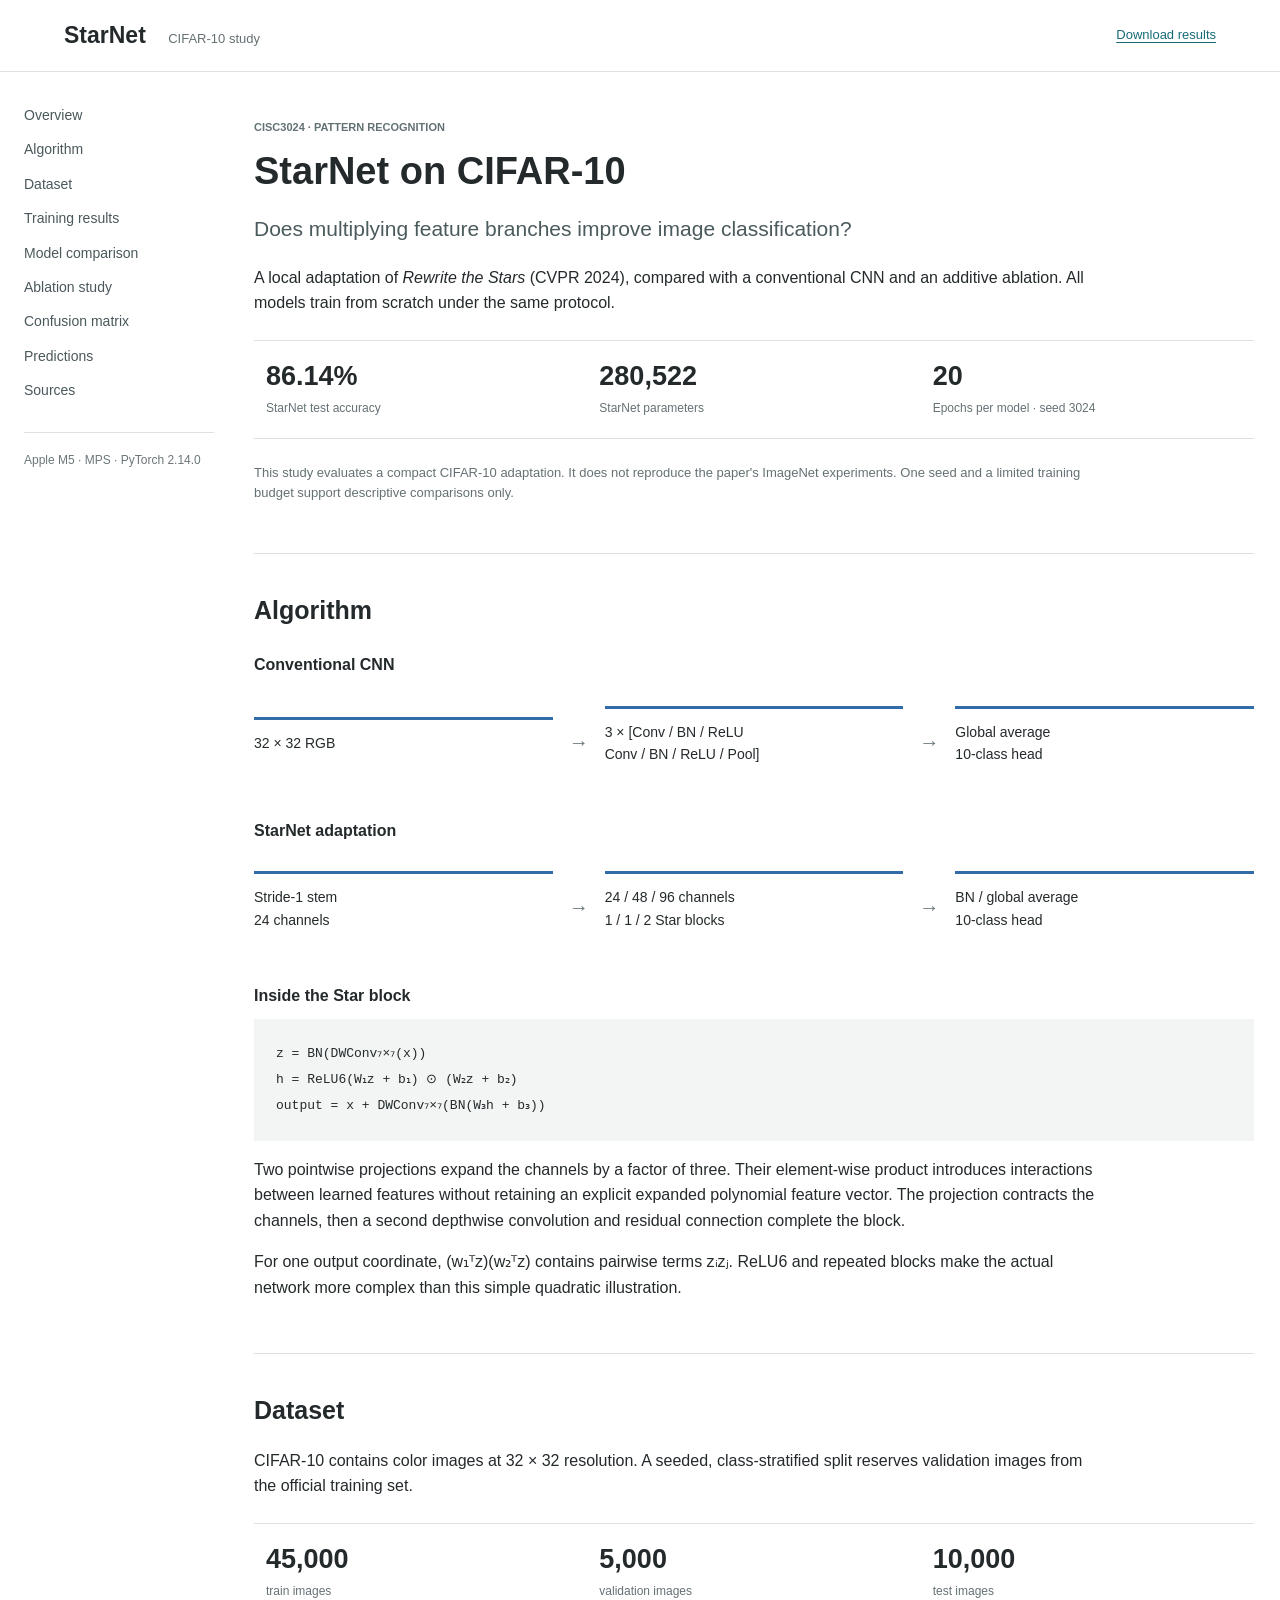
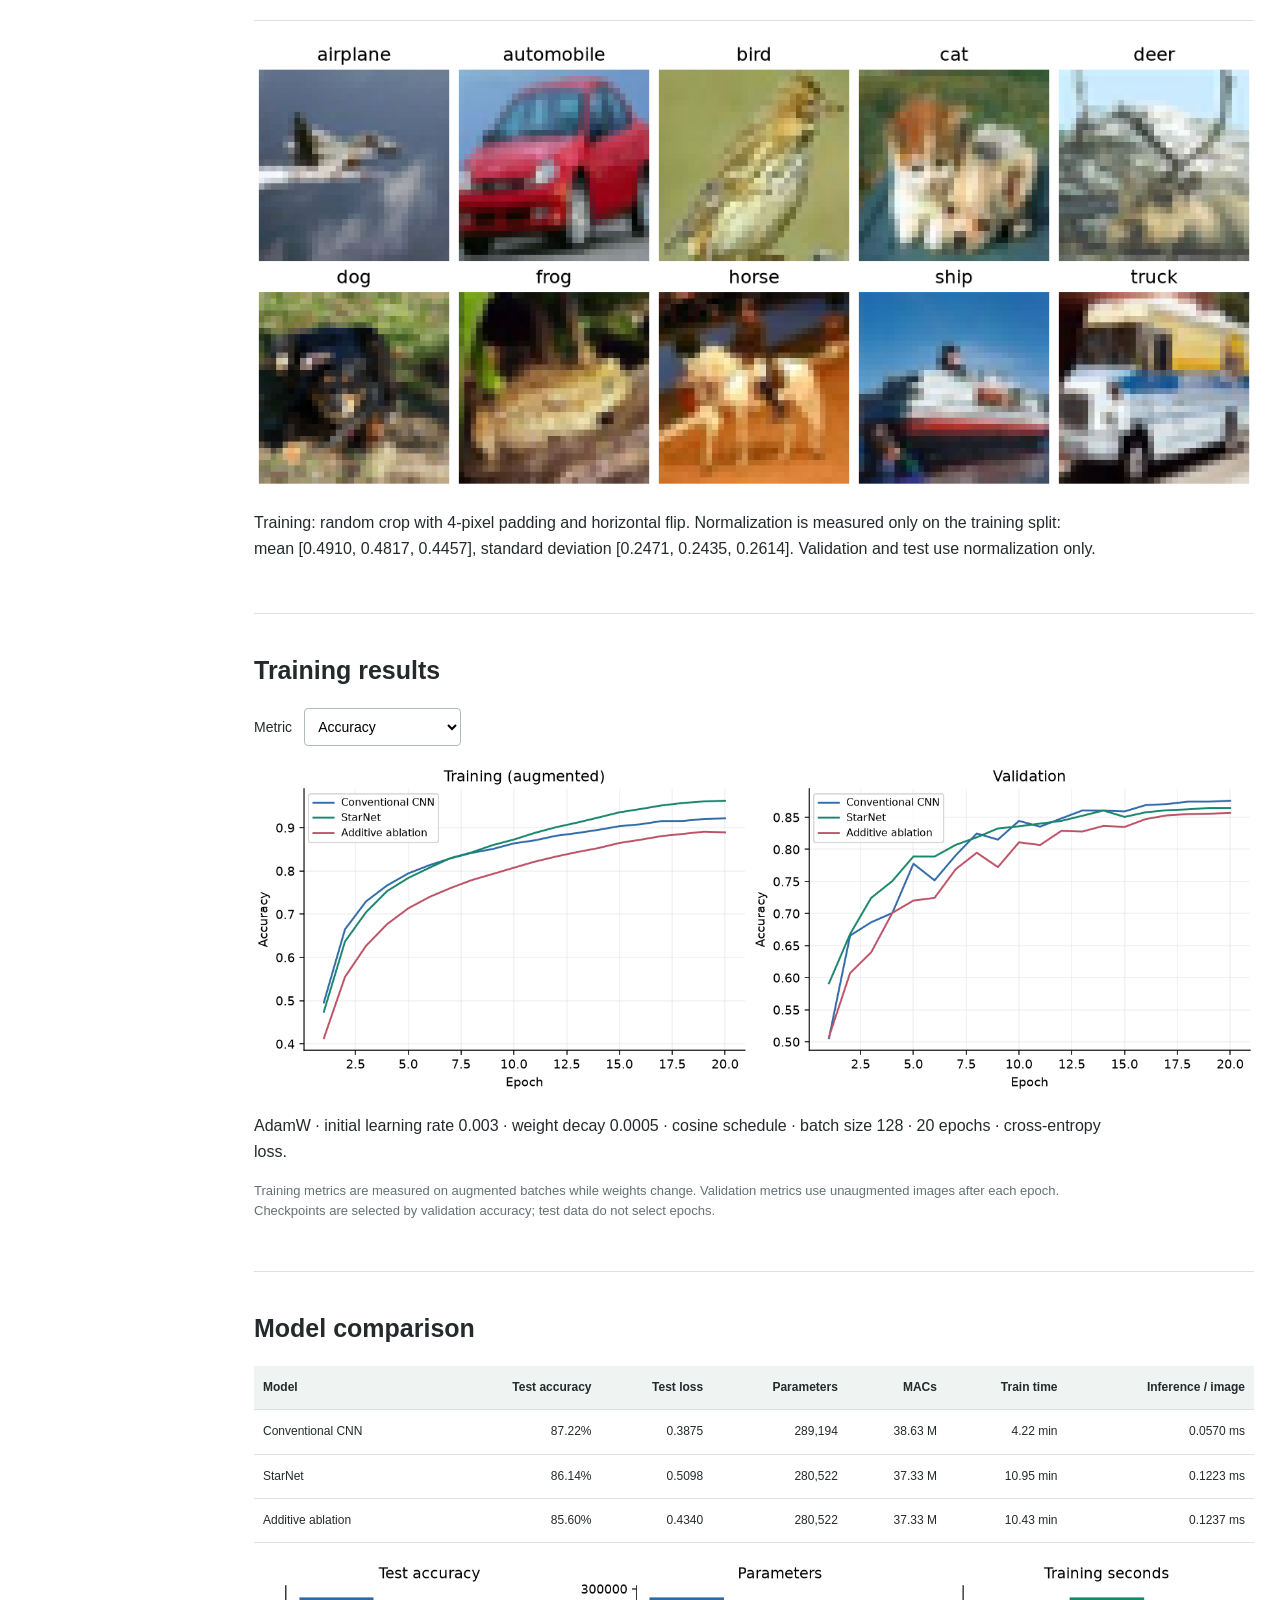
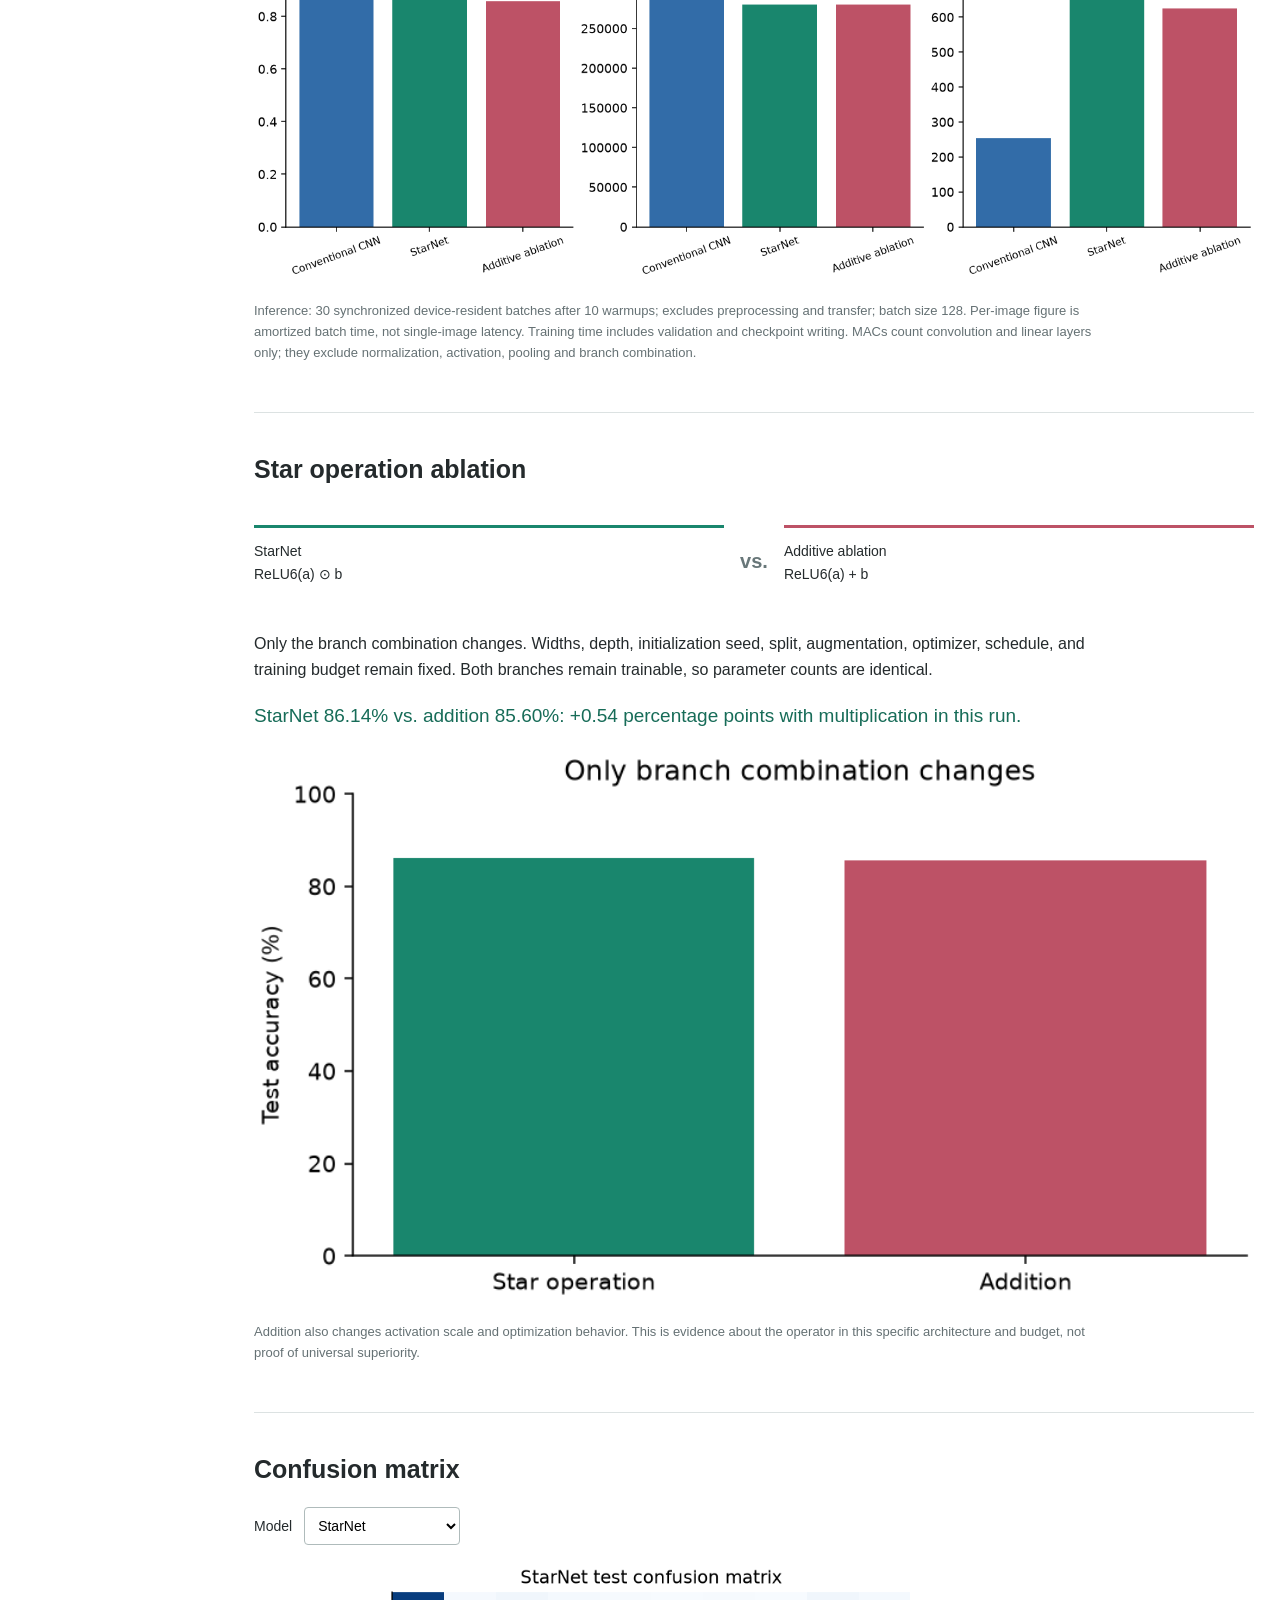
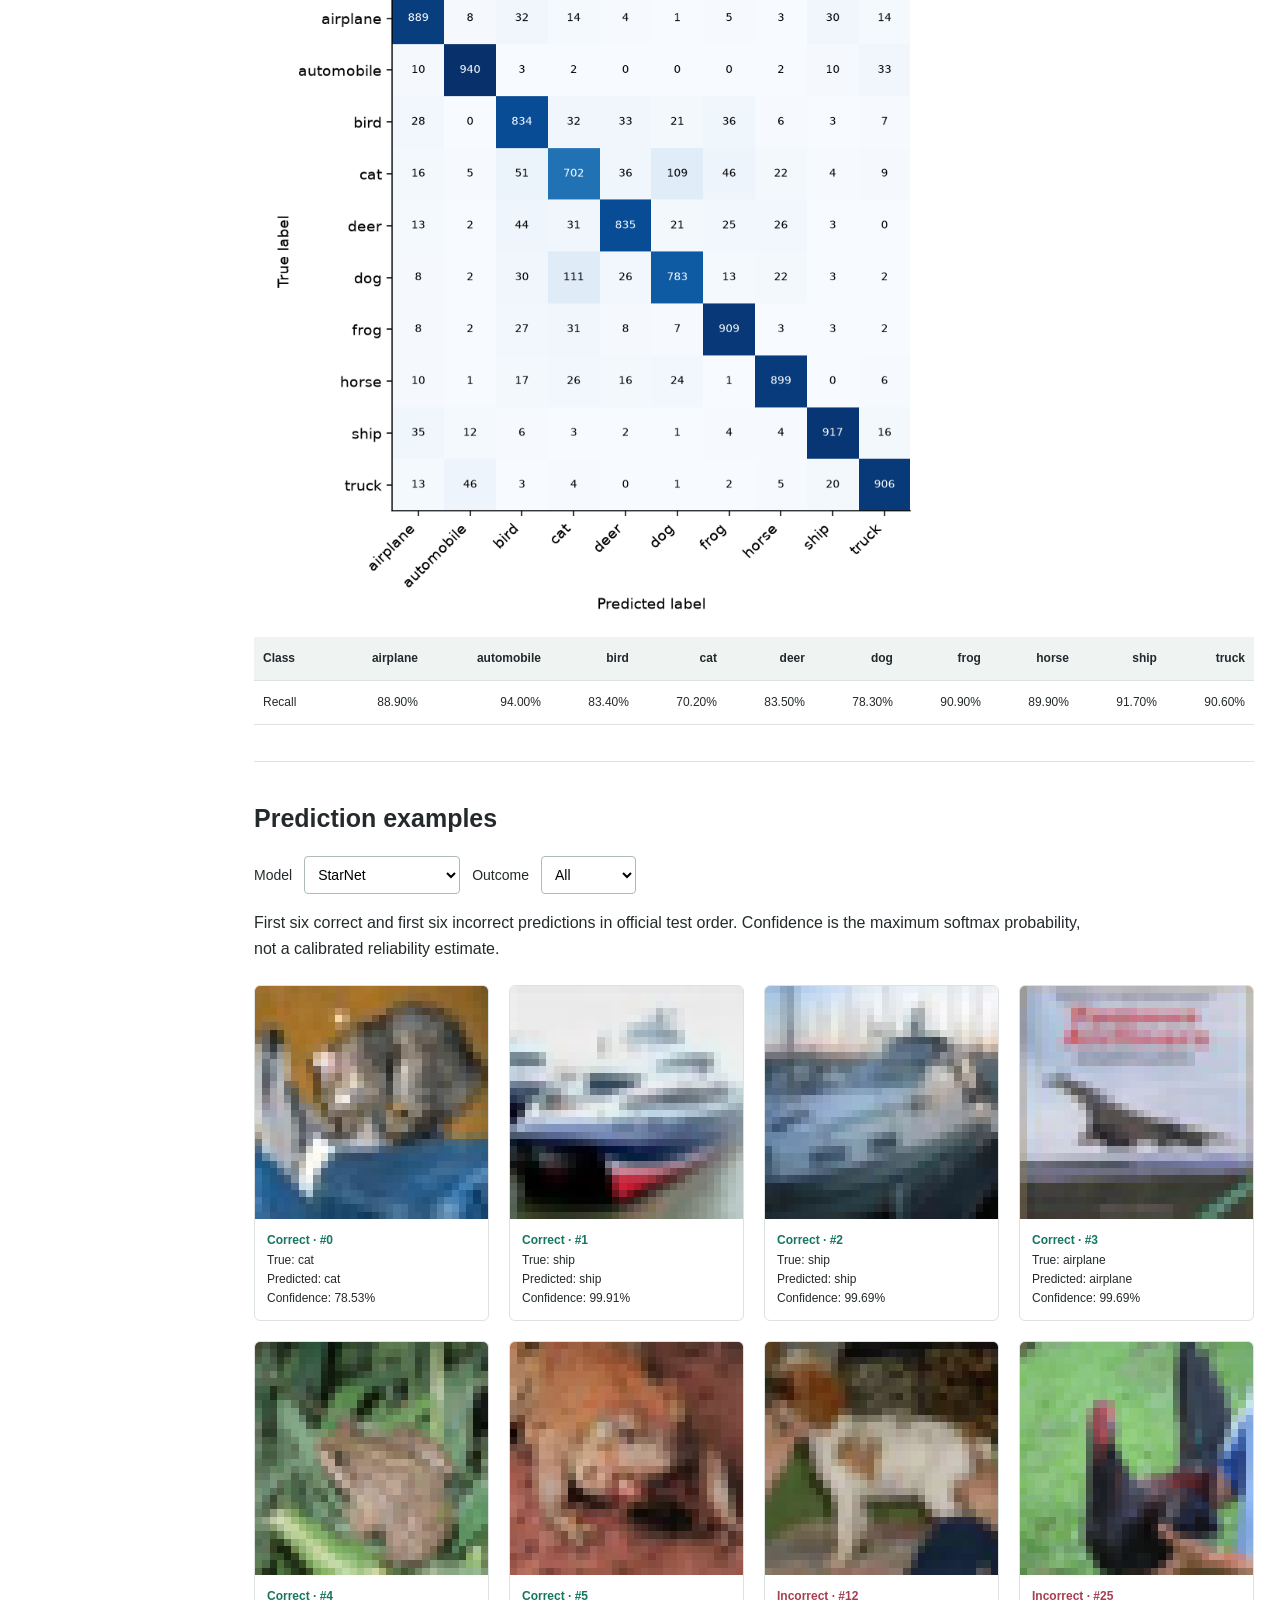
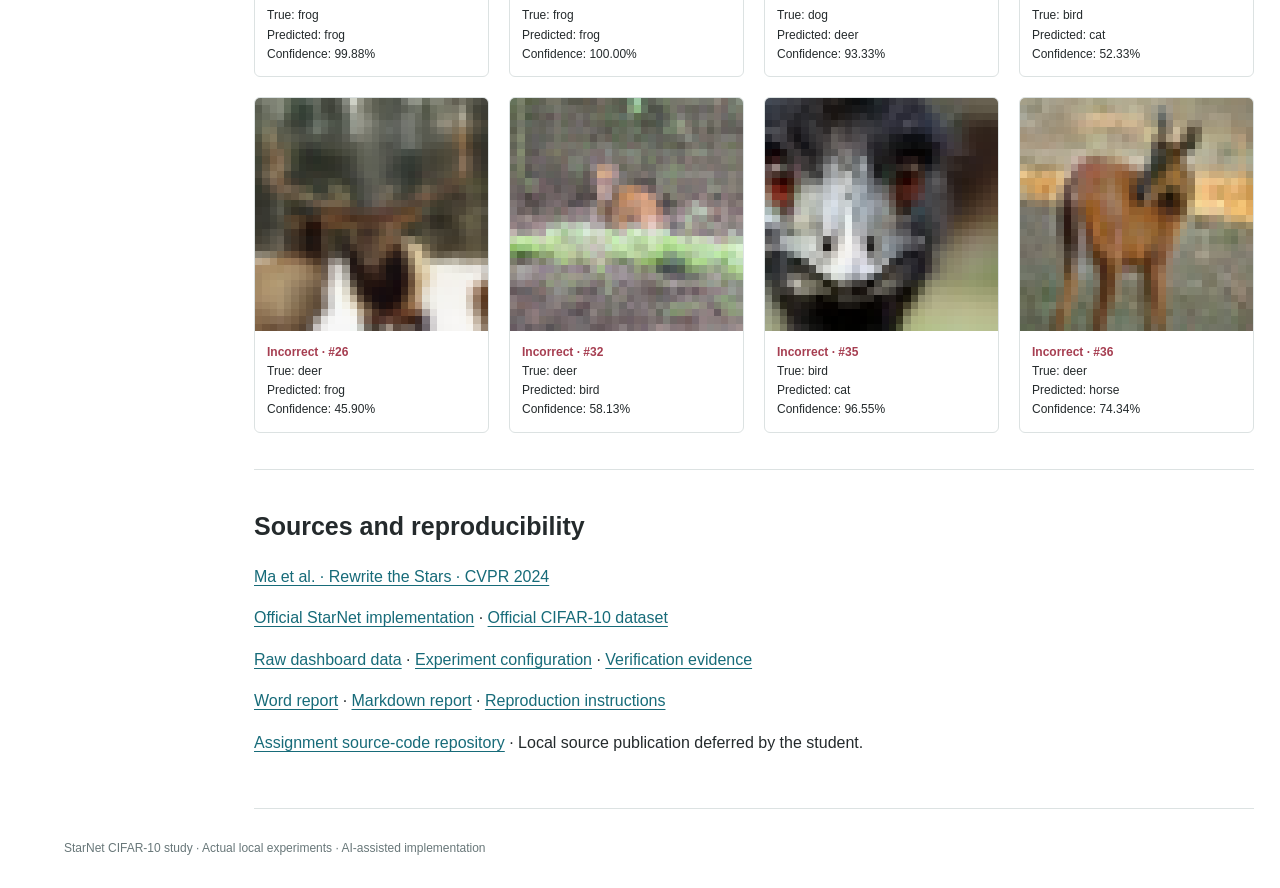
<file: website/index.html>
<!doctype html>
<html lang="en">
  <head>
    <meta charset="utf-8" />
    <meta name="viewport" content="width=device-width,initial-scale=1" />
    <title>StarNet | CIFAR-10 Study</title>
    <link rel="stylesheet" href="style.css" />
  </head>
  <body>
    <header>
      <a class="brand" href="#overview">StarNet <span>CIFAR-10 study</span></a
      ><a href="../artifacts/results/experiment_summary.csv" download
        >Download results</a
      >
    </header>
    <div class="layout">
      <nav aria-label="Study sections">
        <a href="#overview">Overview</a><a href="#algorithm">Algorithm</a
        ><a href="#dataset">Dataset</a><a href="#training">Training results</a
        ><a href="#comparison">Model comparison</a
        ><a href="#ablation">Ablation study</a
        ><a href="#confusion">Confusion matrix</a
        ><a href="#predictions">Predictions</a><a href="#sources">Sources</a>
        <p id="device"></p>
      </nav>
      <main>
        <section id="overview">
          <p class="eyebrow">CISC3024 · PATTERN RECOGNITION</p>
          <h1>StarNet on CIFAR-10</h1>
          <p class="lead">
            Does multiplying feature branches improve image classification?
          </p>
          <p>
            A local adaptation of <cite>Rewrite the Stars</cite> (CVPR 2024),
            compared with a conventional CNN and an additive ablation. All
            models train from scratch under the same protocol.
          </p>
          <div id="status" role="status">Loading experiment results...</div>
          <div id="summary" class="metrics"></div>
          <p class="note">
            This study evaluates a compact CIFAR-10 adaptation. It does not
            reproduce the paper's ImageNet experiments. One seed and a limited
            training budget support descriptive comparisons only.
          </p>
        </section>
        <section id="algorithm">
          <h2>Algorithm</h2>
          <h3>Conventional CNN</h3>
          <div class="flow">
            <span>32 × 32 RGB</span><b>→</b
            ><span>3 × [Conv / BN / ReLU<br />Conv / BN / ReLU / Pool]</span
            ><b>→</b><span>Global average<br />10-class head</span>
          </div>
          <h3>StarNet adaptation</h3>
          <div class="flow">
            <span>Stride-1 stem<br />24 channels</span><b>→</b
            ><span>24 / 48 / 96 channels<br />1 / 1 / 2 Star blocks</span
            ><b>→</b><span>BN / global average<br />10-class head</span>
          </div>
          <h3>Inside the Star block</h3>
          <div class="equation">
            z = BN(DWConv₇×₇(x))<br />h = ReLU6(W₁z + b₁) ⊙ (W₂z + b₂)<br />output
            = x + DWConv₇×₇(BN(W₃h + b₃))
          </div>
          <p>
            Two pointwise projections expand the channels by a factor of three.
            Their element-wise product introduces interactions between learned
            features without retaining an explicit expanded polynomial feature
            vector. The projection contracts the channels, then a second
            depthwise convolution and residual connection complete the block.
          </p>
          <p>
            For one output coordinate, (w₁ᵀz)(w₂ᵀz) contains pairwise terms
            zᵢzⱼ. ReLU6 and repeated blocks make the actual network more complex
            than this simple quadratic illustration.
          </p>
        </section>
        <section id="dataset">
          <h2>Dataset</h2>
          <p>
            CIFAR-10 contains color images at 32 × 32 resolution. A seeded,
            class-stratified split reserves validation images from the official
            training set.
          </p>
          <div id="split" class="metrics"></div>
          <img
            src="../artifacts/figures/dataset_samples.png"
            alt="One actual training image from each of the ten CIFAR-10 classes"
            loading="lazy"
          />
          <p id="preprocessing"></p>
        </section>
        <section id="training">
          <h2>Training results</h2>
          <div class="controls">
            <label for="metric">Metric</label
            ><select id="metric">
              <option value="accuracy">Accuracy</option>
              <option value="loss">Cross-entropy loss</option>
            </select>
          </div>
          <img
            id="training-chart"
            src="../artifacts/figures/training_accuracy.png"
            alt="Training and validation accuracy curves for all three models"
            loading="lazy"
          />
          <p id="training-config"></p>
          <p class="note">
            Training metrics are measured on augmented batches while weights
            change. Validation metrics use unaugmented images after each epoch.
            Checkpoints are selected by validation accuracy; test data do not
            select epochs.
          </p>
        </section>
        <section id="comparison">
          <h2>Model comparison</h2>
          <div class="table-wrap">
            <table>
              <thead>
                <tr>
                  <th>Model</th>
                  <th>Test accuracy</th>
                  <th>Test loss</th>
                  <th>Parameters</th>
                  <th>MACs</th>
                  <th>Train time</th>
                  <th>Inference / image</th>
                </tr>
              </thead>
              <tbody id="comparison-body"></tbody>
            </table>
          </div>
          <img
            src="../artifacts/figures/model_comparison.png"
            alt="Measured test accuracy, parameter count and training duration"
            loading="lazy"
          />
          <p class="note" id="timing-note"></p>
        </section>
        <section id="ablation">
          <h2>Star operation ablation</h2>
          <div class="flow">
            <span class="star">StarNet<br />ReLU6(a) ⊙ b</span><b>vs.</b
            ><span class="add">Additive ablation<br />ReLU6(a) + b</span>
          </div>
          <p>
            Only the branch combination changes. Widths, depth, initialization
            seed, split, augmentation, optimizer, schedule, and training budget
            remain fixed. Both branches remain trainable, so parameter counts
            are identical.
          </p>
          <p id="ablation-result" class="finding"></p>
          <img
            src="../artifacts/figures/ablation_comparison.png"
            alt="Measured test accuracy of multiplicative and additive StarNet variants"
            loading="lazy"
          />
          <p class="note">
            Addition also changes activation scale and optimization behavior.
            This is evidence about the operator in this specific architecture
            and budget, not proof of universal superiority.
          </p>
        </section>
        <section id="confusion">
          <h2>Confusion matrix</h2>
          <div class="controls">
            <label for="confusion-model">Model</label
            ><select id="confusion-model">
              <option value="starnet">StarNet</option>
              <option value="baseline">Conventional CNN</option>
              <option value="ablation">Additive ablation</option>
            </select>
          </div>
          <img
            id="confusion-chart"
            src="../artifacts/figures/confusion_matrix_starnet.png"
            alt="StarNet test confusion matrix with true labels as rows and predictions as columns"
            loading="lazy"
          />
          <div id="class-recall" class="table-wrap"></div>
        </section>
        <section id="predictions">
          <h2>Prediction examples</h2>
          <div class="controls">
            <label for="prediction-model">Model</label
            ><select id="prediction-model">
              <option value="starnet">StarNet</option>
              <option value="baseline">Conventional CNN</option>
              <option value="ablation">Additive ablation</option></select
            ><label for="prediction-filter">Outcome</label
            ><select id="prediction-filter">
              <option value="all">All</option>
              <option value="correct">Correct</option>
              <option value="incorrect">Incorrect</option>
            </select>
          </div>
          <p>
            First six correct and first six incorrect predictions in official
            test order. Confidence is the maximum softmax probability, not a
            calibrated reliability estimate.
          </p>
          <div id="examples" class="examples"></div>
        </section>
        <section id="sources">
          <h2>Sources and reproducibility</h2>
          <p>
            <a
              href="https://openaccess.thecvf.com/content/CVPR2024/html/Ma_Rewrite_the_Stars_CVPR_2024_paper.html"
              >Ma et al. · Rewrite the Stars · CVPR 2024</a
            >
          </p>
          <p>
            <a href="https://github.com/ma-xu/Rewrite-the-Stars"
              >Official StarNet implementation</a
            >
            ·
            <a href="https://www.cs.toronto.edu/~kriz/cifar.html"
              >Official CIFAR-10 dataset</a
            >
          </p>
          <p>
            <a href="../artifacts/results/dashboard.json">Raw dashboard data</a>
            ·
            <a href="../artifacts/results/config.json"
              >Experiment configuration</a
            >
            ·
            <a href="../artifacts/results/verification.json"
              >Verification evidence</a
            >
          </p>
          <p>
            <a href="../artifacts/report/StarNet_Report.docx">Word report</a> ·
            <a href="../artifacts/report/StarNet_Report.md">Markdown report</a> ·
            <a href="../README.md">Reproduction instructions</a>
          </p>
          <p id="repository-status">
            Assignment repository publication pending. The official StarNet
            repository above belongs to the paper's authors.
          </p>
        </section>
      </main>
    </div>
    <footer>
      StarNet CIFAR-10 study · Actual local experiments · AI-assisted
      implementation
    </footer>
    <script src="app.js"></script>
  </body>
</html>
</file>
<file: website/style.css>
:root {
  font-family: Arial, Helvetica, sans-serif;
  color: #242a2c;
  background: #fff;
  line-height: 1.6;
  letter-spacing: 0;
}
* {
  box-sizing: border-box;
}
body {
  margin: 0;
}
a {
  color: #176b79;
  text-underline-offset: 3px;
}
header {
  height: 72px;
  padding: 0 5%;
  border-bottom: 1px solid #dce2e2;
  display: flex;
  align-items: center;
  justify-content: space-between;
  gap: 20px;
}
.brand {
  font-size: 23px;
  font-weight: 700;
  color: #242a2c;
  text-decoration: none;
}
.brand span {
  font-size: 13px;
  font-weight: 400;
  margin-left: 16px;
  color: #657174;
}
header > a:last-child {
  font-size: 13px;
}
.layout {
  display: grid;
  grid-template-columns: 190px minmax(0, 1000px);
  max-width: 1280px;
  margin: auto;
  gap: 40px;
  padding: 0 24px;
}
nav {
  position: sticky;
  top: 0;
  height: 100vh;
  padding: 32px 0;
  display: flex;
  flex-direction: column;
  gap: 12px;
}
nav a {
  font-size: 14px;
  color: #4a585b;
  text-decoration: none;
}
nav a:hover,
nav a:focus {
  color: #167d66;
  text-decoration: underline;
}
nav p {
  font-size: 12px;
  color: #6c777a;
  border-top: 1px solid #dce2e2;
  padding-top: 18px;
  margin-top: 18px;
}
main {
  min-width: 0;
}
section {
  padding: 36px 0;
  border-bottom: 1px solid #dce2e2;
  scroll-margin-top: 15px;
}
h1 {
  font-size: 38px;
  line-height: 1.18;
  margin: 12px 0;
}
h2 {
  font-size: 25px;
  margin: 0 0 18px;
}
h3 {
  font-size: 16px;
  margin: 22px 0 10px;
}
.eyebrow {
  font-size: 11px;
  color: #627174;
  font-weight: bold;
}
.lead {
  font-size: 21px;
  color: #4a5a5d;
  line-height: 1.4;
}
p {
  max-width: 850px;
}
.metrics {
  display: grid;
  grid-template-columns: repeat(3, minmax(0, 1fr));
  border-top: 1px solid #dce2e2;
  border-bottom: 1px solid #dce2e2;
  margin: 24px 0;
}
.metrics > div {
  padding: 18px 12px;
}
.metrics strong {
  display: block;
  font-size: 27px;
  line-height: 1.3;
}
.metrics span {
  font-size: 12px;
  color: #657174;
}
.note {
  font-size: 13px;
  color: #657174;
}
.flow {
  display: flex;
  align-items: center;
  gap: 16px;
  flex-wrap: wrap;
  padding: 18px 0;
}
.flow span {
  padding: 12px 0;
  flex: 1;
  min-width: 130px;
  border-top: 3px solid #326ca8;
  font-size: 14px;
}
.flow b {
  font-size: 20px;
  color: #687779;
}
.flow .star {
  border-color: #19866d;
}
.flow .add {
  border-color: #bd5266;
}
.equation {
  background: #f2f5f4;
  padding: 22px;
  font-family: monospace;
  line-height: 2;
  overflow-wrap: anywhere;
}
img {
  max-width: 100%;
  height: auto;
  display: block;
}
section > img {
  width: 100%;
  margin: 20px 0;
}
.controls {
  display: flex;
  align-items: center;
  gap: 12px;
  flex-wrap: wrap;
  font-size: 14px;
}
select {
  background: white;
  border: 1px solid #afbbbb;
  border-radius: 4px;
  padding: 9px;
  font: inherit;
  max-width: 100%;
}
.table-wrap {
  overflow-x: auto;
}
table {
  width: 100%;
  border-collapse: collapse;
  font-size: 12px;
  text-align: right;
}
th,
td {
  padding: 12px 9px;
  border-bottom: 1px solid #dce2e2;
  white-space: nowrap;
}
th {
  background: #eff4f3;
  font-weight: 600;
}
th:first-child,
td:first-child {
  text-align: left;
}
.finding {
  font-size: 19px;
  color: #176c58;
}
.examples {
  display: grid;
  grid-template-columns: repeat(4, minmax(0, 1fr));
  gap: 20px;
  margin-top: 24px;
}
.example {
  border: 1px solid #dce2e2;
  border-radius: 6px;
  overflow: hidden;
}
.example img {
  width: 100%;
  aspect-ratio: 1;
  object-fit: contain;
  image-rendering: pixelated;
  background: #f1f4f3;
}
.example div {
  padding: 12px;
  font-size: 12px;
  overflow-wrap: anywhere;
}
.example strong {
  display: block;
}
.correct {
  color: #16765f;
}
.incorrect {
  color: #a63e51;
}
footer {
  padding: 30px 5%;
  color: #687779;
  font-size: 12px;
}
#status {
  font-size: 13px;
  color: #a63e51;
}
#confusion-chart {
  max-width: 760px;
}
@media (max-width: 800px) {
  header {
    padding: 15px 20px;
    height: auto;
    min-height: 70px;
  }
  .brand span {
    display: block;
    margin: 0;
  }
  .layout {
    display: block;
    padding: 0 20px;
  }
  nav {
    position: static;
    height: auto;
    flex-direction: row;
    overflow-x: auto;
    gap: 20px;
    padding: 16px 0;
    border-bottom: 1px solid #dce2e2;
  }
  nav a {
    white-space: nowrap;
  }
  nav p {
    display: none;
  }
  h1 {
    font-size: 32px;
  }
  .examples {
    grid-template-columns: repeat(2, minmax(0, 1fr));
  }
  .metrics strong {
    font-size: 23px;
  }
  .metrics > div {
    padding: 15px 6px;
  }
  .flow {
    gap: 10px;
  }
  .flow span {
    min-width: 100px;
  }
  section {
    padding: 28px 0;
  }
}
@media (max-width: 380px) {
  .metrics {
    grid-template-columns: 1fr;
  }
  .metrics > div {
    padding: 8px;
  }
  .lead {
    font-size: 18px;
  }
}
</file>
